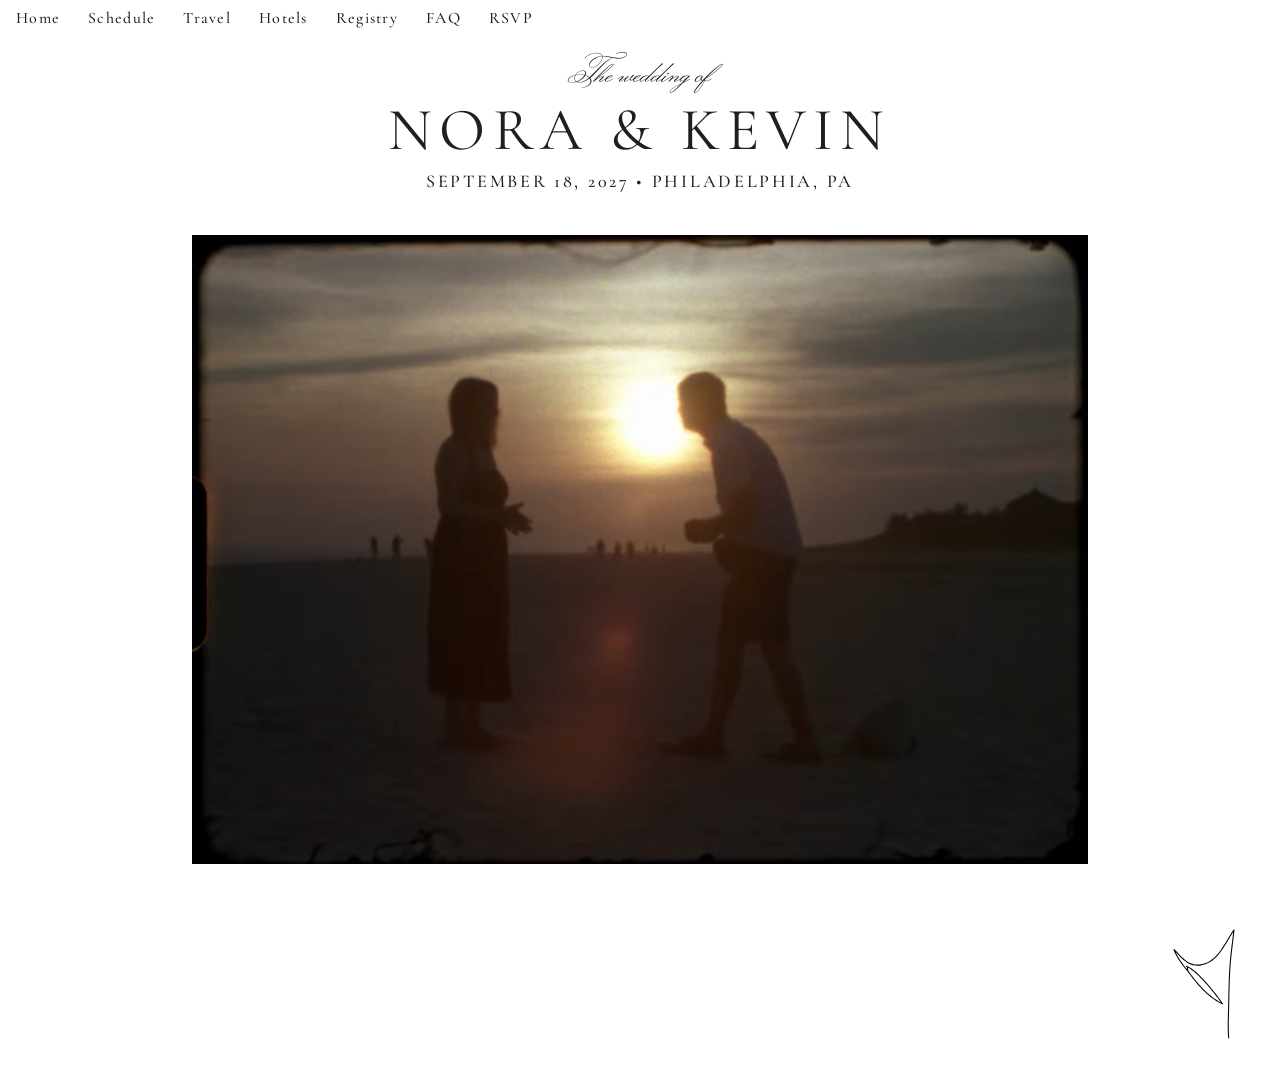
<file: index.html>
<!doctype html>
<html lang="en">
<head>
  <meta charset="utf-8">
  <meta name="viewport" content="width=device-width, initial-scale=1">
  <meta name="robots" content="noindex, nofollow">
  <title>Nora &amp; Kevin</title>
  <link rel="preload" href="/fonts/cormorant-garamond.woff2" as="font" type="font/woff2" crossorigin>
  <link rel="stylesheet" href="/style.css">
  <script>document.documentElement.className += ' js';</script>
</head>
<body class="home">
  <div class="page">
    <header class="topbar">
      <button type="button" class="menu-button" aria-controls="site-nav" aria-expanded="false" aria-label="Open menu">&#9776;</button>
      <a class="monogram" href="/">N&amp;K</a>
    </header>

    <div class="hero">
      <!-- Decorative, silent, no controls; site.js starts it. -->
      <video class="hero-video" poster="/video/hero-poster.jpg"
        muted loop playsinline preload="none" disablepictureinpicture disableremoteplayback
        aria-hidden="true" tabindex="-1">
        <source src="/video/hero.mp4" type="video/mp4">
        <source src="/video/hero.webm" type="video/webm">
      </video>
    </div>

    <header class="masthead">
      <p class="script">The wedding of</p>
      <h1 class="names">Nora &amp; Kevin</h1>
      <p class="when-where"><span>September 18, 2027</span> <span class="sep">&bull;</span> <span>Philadelphia, PA</span></p>
    </header>

    <nav id="site-nav" class="site-nav" aria-label="Main">
      <ul>
        <li><a href="/" aria-current="page">Home</a></li>
        <li><a href="/schedule/">Schedule</a></li>
        <li><a href="/travel/">Travel</a></li>
        <li><a href="/hotels/">Hotels</a></li>
        <li><a href="/registry/">Registry</a></li>
        <li><a href="/faq/">FAQ</a></li>
        <li><a href="/rsvp/">RSVP</a></li>
      </ul>
    </nav>
  </div>

  <footer class="site-footer"></footer>
  <script src="/site.js"></script>
</body>
</html>
</file>
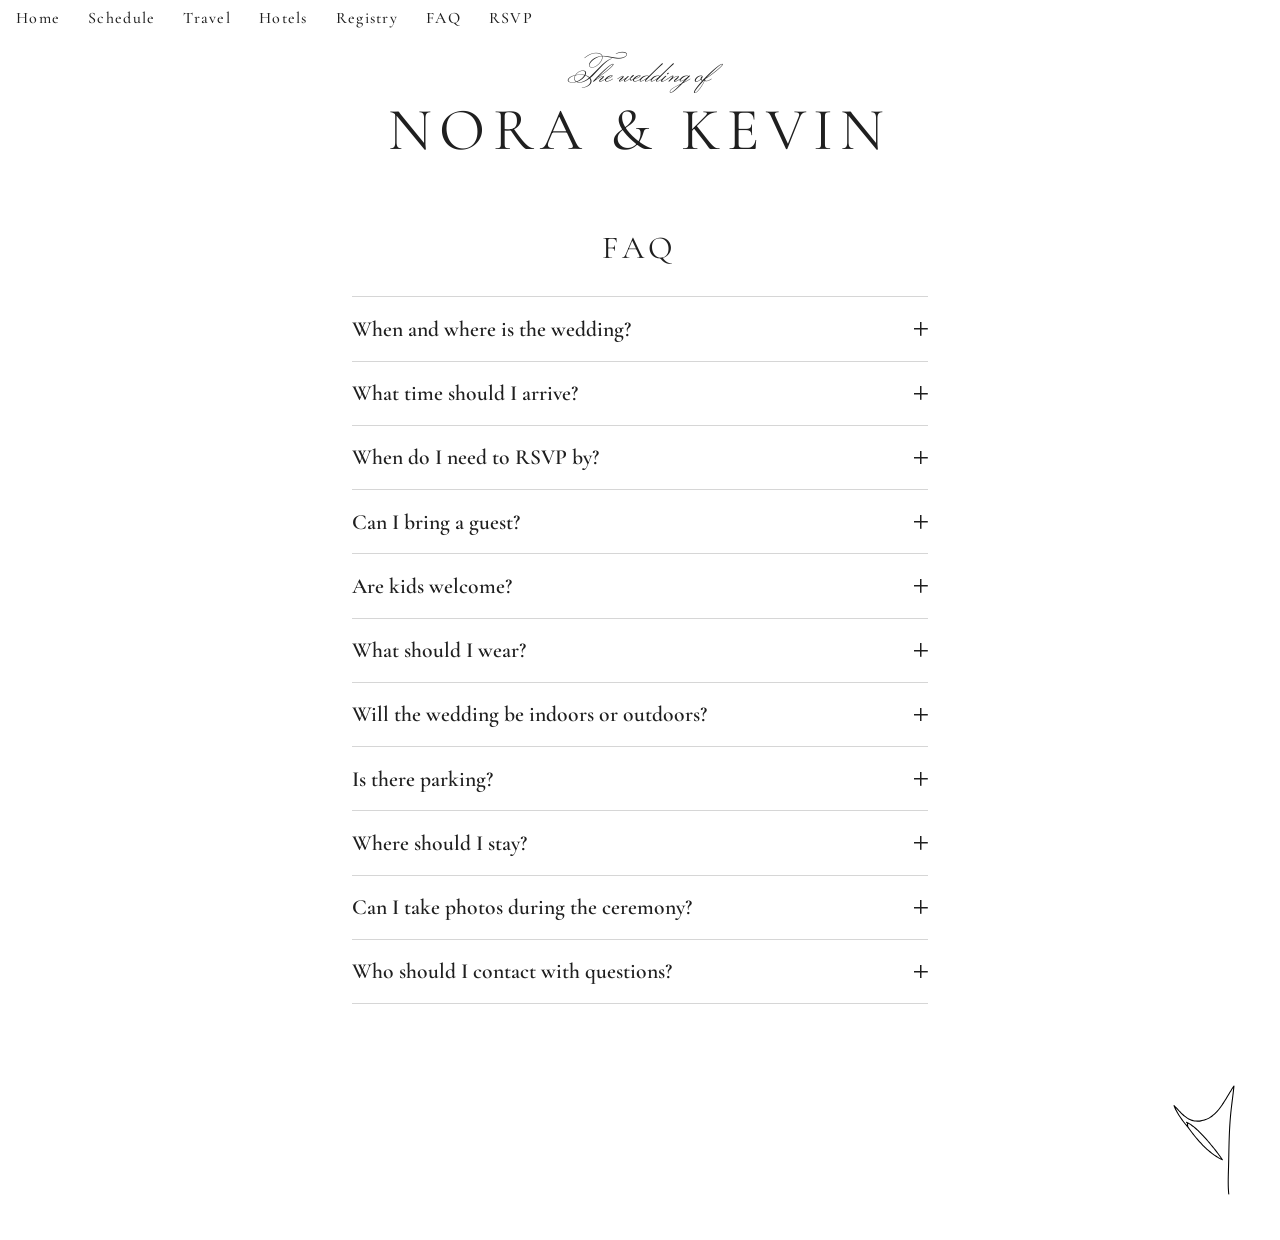
<file: faq/index.html>
<!doctype html>
<html lang="en">
<head>
  <meta charset="utf-8">
  <meta name="viewport" content="width=device-width, initial-scale=1">
  <meta name="robots" content="noindex, nofollow">
  <title>FAQ &middot; Nora &amp; Kevin</title>
  <link rel="preload" href="/fonts/cormorant-garamond.woff2" as="font" type="font/woff2" crossorigin>
  <link rel="stylesheet" href="/style.css">
  <script>document.documentElement.className += ' js';</script>
</head>
<body class="subpage">
  <div class="page">
    <header class="topbar">
      <button type="button" class="menu-button" aria-controls="site-nav" aria-expanded="false" aria-label="Open menu">&#9776;</button>
      <a class="monogram" href="/">N&amp;K</a>
    </header>

    <header class="masthead">
      <p class="script">The wedding of</p>
      <p class="names"><a href="/">Nora &amp; Kevin</a></p>
    </header>

    <nav id="site-nav" class="site-nav" aria-label="Main">
      <ul>
        <li><a href="/">Home</a></li>
        <li><a href="/schedule/">Schedule</a></li>
        <li><a href="/travel/">Travel</a></li>
        <li><a href="/hotels/">Hotels</a></li>
        <li><a href="/registry/">Registry</a></li>
        <li><a href="/faq/" aria-current="page">FAQ</a></li>
        <li><a href="/rsvp/">RSVP</a></li>
      </ul>
    </nav>

    <main class="content">
      <h1 class="page-title">FAQ</h1>

      <!-- Each question opens to show its answer (<details>, no JavaScript needed).
           Highlighted [brackets] (class="tbd") are placeholders still to be decided. -->
      <div class="qa">
        <details class="qa-item">
          <summary>When and where is the wedding?</summary>
          <p>Saturday, September 18, 2027, in Philadelphia, PA. The ceremony, cocktail hour and reception will be at <a href="https://weddings.cescaphe.com/pages/down-town-club">The Down Town Club</a>.</p>
        </details>

        <details class="qa-item">
          <summary>What time should I arrive?</summary>
          <p>The ceremony starts at 4:30pm. Please plan to arrive 15–20 minutes early to find your seat. The full timeline is on the <a href="/schedule/">Schedule</a> page.</p>
        </details>

        <details class="qa-item">
          <summary>When do I need to RSVP by?</summary>
          <p>Please RSVP by August 18 on the <a href="/rsvp/">RSVP</a> page. Search for your name and you can answer for everyone in your household at once.</p>
        </details>

        <details class="qa-item">
          <summary>Can I bring a guest?</summary>
          <p>We’re not able to accommodate guests that haven’t been formally invited. If you feel someone has been left off your invite, please feel free to reach out to us.</p>
        </details>

        <details class="qa-item">
          <summary>Are kids welcome?</summary>
          <p>Outside of the family members involved in the ceremony, this will be an adults-only event.</p>
        </details>

        <details class="qa-item">
          <summary>What should I wear?</summary>
          <p>Formal attire: Dark-colored suits for men (tie optional) and a floor-length gown, a fancy cocktail dress or a dressy pantsuit for women.</p>
        </details>

        <details class="qa-item">
          <summary>Will the wedding be indoors or outdoors?</summary>
          <p>The entire event will be indoors. The walk from our recommended hotels to the venue and the walk from the venue to the after-party are both under a half-mile.</p>
        </details>

        <details class="qa-item">
          <summary>Is there parking?</summary>
          <p>There is a garage around the corner from the venue at <a href="https://maps.app.goo.gl/tTZ5wh3J33tvAFkC9">615 Chestnut St</a>, as well as others throughout the city. See the <a href="/travel/">Travel</a> page for parking options specific to where you’re staying.</p>
        </details>

        <details class="qa-item">
          <summary>Where should I stay?</summary>
          <p>See the <a href="/hotels/">Hotels</a> page for two hotels a short walk from the ceremony and reception, with room rates and booking links.</p>
        </details>

        <details class="qa-item">
          <summary>Can I take photos during the ceremony?</summary>
          <p>We’ll have two professional photographers at the Ceremony, so we’ll kindly ask everyone to put their phones away and refrain from taking their own.</p>
        </details>

        <details class="qa-item">
          <summary>Who should I contact with questions?</summary>
          <p>Prior to the event weekend, you can text Nora at <a href="sms:+16317426881">631-742-6881</a> or Kevin at <a href="sms:+16109520884">610-952-0884</a>.</p>
        </details>
      </div>
    </main>
  </div>

  <footer class="site-footer"></footer>
  <script src="/site.js"></script>
</body>
</html>
</file>
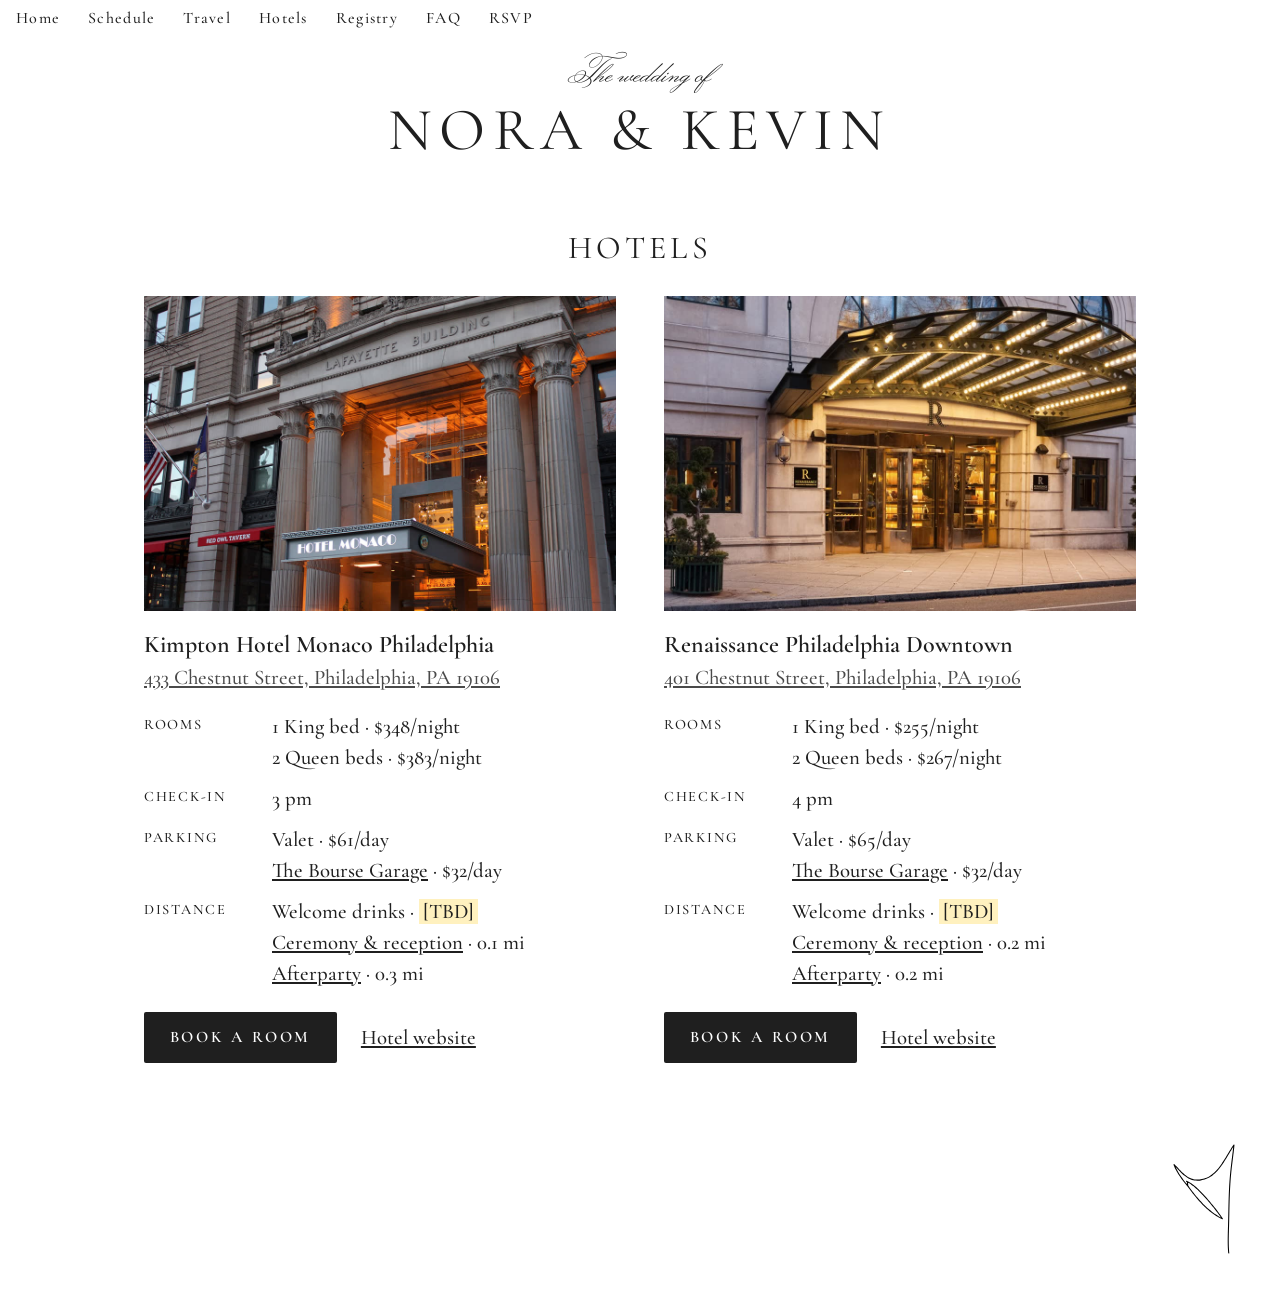
<file: hotels/index.html>
<!doctype html>
<html lang="en">
<head>
  <meta charset="utf-8">
  <meta name="viewport" content="width=device-width, initial-scale=1">
  <meta name="robots" content="noindex, nofollow">
  <title>Hotels &middot; Nora &amp; Kevin</title>
  <link rel="preload" href="/fonts/cormorant-garamond.woff2" as="font" type="font/woff2" crossorigin>
  <link rel="stylesheet" href="/style.css">
  <script>document.documentElement.className += ' js';</script>
</head>
<body class="subpage">
  <div class="page">
    <header class="topbar">
      <button type="button" class="menu-button" aria-controls="site-nav" aria-expanded="false" aria-label="Open menu">&#9776;</button>
      <a class="monogram" href="/">N&amp;K</a>
    </header>

    <header class="masthead">
      <p class="script">The wedding of</p>
      <p class="names"><a href="/">Nora &amp; Kevin</a></p>
    </header>

    <nav id="site-nav" class="site-nav" aria-label="Main">
      <ul>
        <li><a href="/">Home</a></li>
        <li><a href="/schedule/">Schedule</a></li>
        <li><a href="/travel/">Travel</a></li>
        <li><a href="/hotels/" aria-current="page">Hotels</a></li>
        <li><a href="/registry/">Registry</a></li>
        <li><a href="/faq/">FAQ</a></li>
        <li><a href="/rsvp/">RSVP</a></li>
      </ul>
    </nav>

    <main class="content wide">
      <h1 class="page-title">Hotels</h1>

      <div class="hotels">
        <section class="hotel">
          <img class="hotel-photo" src="/images/hotels/kimpton-monaco.jpg" width="1200" height="678"
            alt="The Hotel Monaco entrance on Chestnut Street, in the columned Lafayette Building">
          <h2>Kimpton Hotel Monaco Philadelphia</h2>
          <p class="hotel-address"><a href="https://www.google.com/maps/search/?api=1&amp;query=Kimpton+Hotel+Monaco+Philadelphia%2C+433+Chestnut+St%2C+Philadelphia%2C+PA+19106">433 Chestnut Street, Philadelphia, PA 19106</a></p>
          <dl class="facts">
            <div>
              <dt>Rooms</dt>
              <dd>1 King bed&nbsp;&middot; $348/night</dd>
              <dd>2 Queen beds&nbsp;&middot; $383/night</dd>
            </div>
            <div>
              <dt>Check-in</dt>
              <dd>3 pm</dd>
            </div>
            <div>
              <dt>Parking</dt>
              <dd>Valet&nbsp;&middot; $61/day</dd>
              <dd><a href="https://www.google.com/maps/search/?api=1&amp;query=The+Bourse+Garage%2C+44+S+4th+St%2C+Philadelphia%2C+PA+19106">The Bourse Garage</a>&nbsp;&middot; $32/day</dd>
            </div>
            <div>
              <dt>Distance</dt>
              <dd>Welcome drinks&nbsp;&middot; <span class="tbd">[TBD]</span></dd>
              <dd><a href="https://www.google.com/maps/search/?api=1&amp;query=The+Down+Town+Club%2C+600+Chestnut+St%2C+Philadelphia%2C+PA+19106">Ceremony &amp; reception</a>&nbsp;&middot; 0.1&nbsp;mi</dd>
              <dd><a href="https://www.google.com/maps/search/?api=1&amp;query=Glory+Beer+Bar+%26+Kitchen%2C+126+Chestnut+St%2C+Philadelphia%2C+PA+19106">Afterparty</a>&nbsp;&middot; 0.3&nbsp;mi</dd>
            </div>
          </dl>
          <p class="hotel-links">
            <a class="button" href="https://www.ihg.com/kimptonhotels/hotels/us/en/find-hotels/select-roomrate?fromRedirect=true&amp;qSrt=sBR&amp;qIta=99801505&amp;icdv=99801505&amp;qSlH=PHLPM&amp;qCiD=17&amp;qCiMy=082027&amp;qCoD=19&amp;qCoMy=082027&amp;qGrpCd=MK3&amp;qAAR=6CBARC&amp;qRtP=6CBARC&amp;setPMCookies=true&amp;qSHBrC=KI&amp;qDest=433%20Chestnut%20Street,%20Philadelphia,%20PA,%20US&amp;showApp=true&amp;adjustMonth=false&amp;srb_u=1">Book a room</a>
            <a href="https://www.monaco-philadelphia.com/">Hotel website</a>
          </p>
        </section>

        <section class="hotel">
          <img class="hotel-photo" src="/images/hotels/renaissance-downtown.jpg" width="1200" height="676"
            alt="The Renaissance entrance, with its lit glass canopy and revolving door">
          <h2>Renaissance Philadelphia Downtown</h2>
          <p class="hotel-address"><a href="https://www.google.com/maps/search/?api=1&amp;query=Renaissance+Philadelphia+Downtown+Hotel%2C+401+Chestnut+St%2C+Philadelphia%2C+PA+19106">401 Chestnut Street, Philadelphia, PA 19106</a></p>
          <dl class="facts">
            <div>
              <dt>Rooms</dt>
              <dd>1 King bed&nbsp;&middot; $255/night</dd>
              <dd>2 Queen beds&nbsp;&middot; $267/night</dd>
            </div>
            <div>
              <dt>Check-in</dt>
              <dd>4 pm</dd>
            </div>
            <div>
              <dt>Parking</dt>
              <dd>Valet&nbsp;&middot; $65/day</dd>
              <dd><a href="https://www.google.com/maps/search/?api=1&amp;query=The+Bourse+Garage%2C+44+S+4th+St%2C+Philadelphia%2C+PA+19106">The Bourse Garage</a>&nbsp;&middot; $32/day</dd>
            </div>
            <div>
              <dt>Distance</dt>
              <dd>Welcome drinks&nbsp;&middot; <span class="tbd">[TBD]</span></dd>
              <dd><a href="https://www.google.com/maps/search/?api=1&amp;query=The+Down+Town+Club%2C+600+Chestnut+St%2C+Philadelphia%2C+PA+19106">Ceremony &amp; reception</a>&nbsp;&middot; 0.2&nbsp;mi</dd>
              <dd><a href="https://www.google.com/maps/search/?api=1&amp;query=Glory+Beer+Bar+%26+Kitchen%2C+126+Chestnut+St%2C+Philadelphia%2C+PA+19106">Afterparty</a>&nbsp;&middot; 0.2&nbsp;mi</dd>
            </div>
          </dl>
          <p class="hotel-links">
            <a class="button" href="https://www.marriott.com/event-reservations/reservation-link.mi?id=1793287414871&amp;key=GRP&amp;app=resvlink">Book a room</a>
            <a href="https://www.marriott.com/en-us/hotels/phlpr-renaissance-philadelphia-downtown-hotel/overview/">Hotel website</a>
          </p>
        </section>
      </div>
    </main>
  </div>

  <footer class="site-footer"></footer>
  <script src="/site.js"></script>
</body>
</html>
</file>
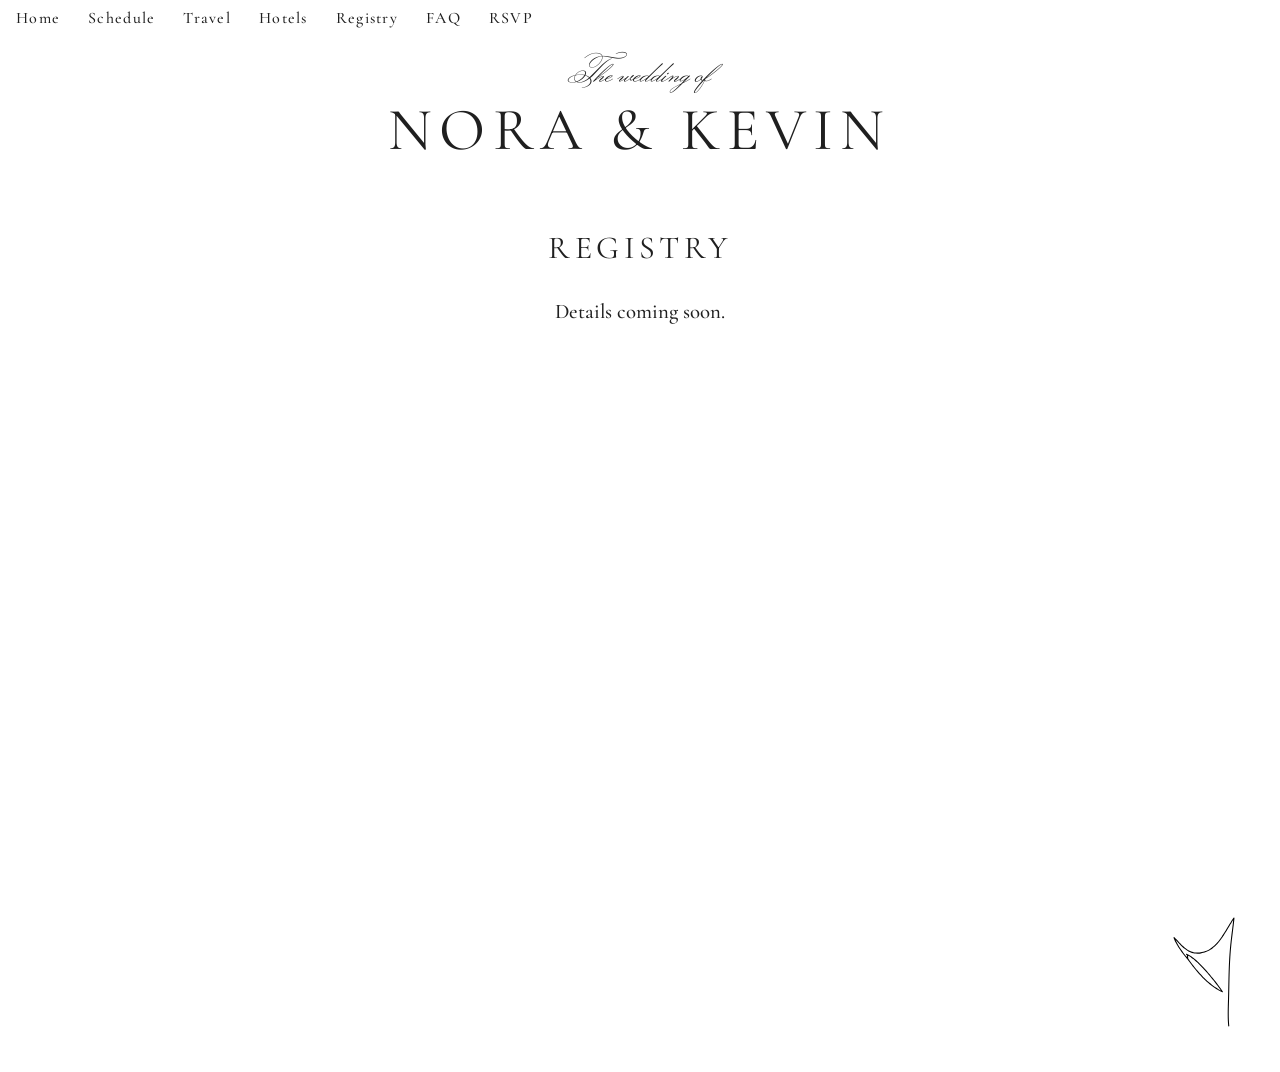
<file: registry/index.html>
<!doctype html>
<html lang="en">
<head>
  <meta charset="utf-8">
  <meta name="viewport" content="width=device-width, initial-scale=1">
  <meta name="robots" content="noindex, nofollow">
  <title>Registry &middot; Nora &amp; Kevin</title>
  <link rel="preload" href="/fonts/cormorant-garamond.woff2" as="font" type="font/woff2" crossorigin>
  <link rel="stylesheet" href="/style.css">
  <script>document.documentElement.className += ' js';</script>
</head>
<body class="subpage">
  <div class="page">
    <header class="topbar">
      <button type="button" class="menu-button" aria-controls="site-nav" aria-expanded="false" aria-label="Open menu">&#9776;</button>
      <a class="monogram" href="/">N&amp;K</a>
    </header>

    <header class="masthead">
      <p class="script">The wedding of</p>
      <p class="names"><a href="/">Nora &amp; Kevin</a></p>
    </header>

    <nav id="site-nav" class="site-nav" aria-label="Main">
      <ul>
        <li><a href="/">Home</a></li>
        <li><a href="/schedule/">Schedule</a></li>
        <li><a href="/travel/">Travel</a></li>
        <li><a href="/hotels/">Hotels</a></li>
        <li><a href="/registry/" aria-current="page">Registry</a></li>
        <li><a href="/faq/">FAQ</a></li>
        <li><a href="/rsvp/">RSVP</a></li>
      </ul>
    </nav>

    <main class="content">
      <h1 class="page-title">Registry</h1>
      <p class="center">Details coming soon.</p>
    </main>
  </div>

  <footer class="site-footer"></footer>
  <script src="/site.js"></script>
</body>
</html>
</file>
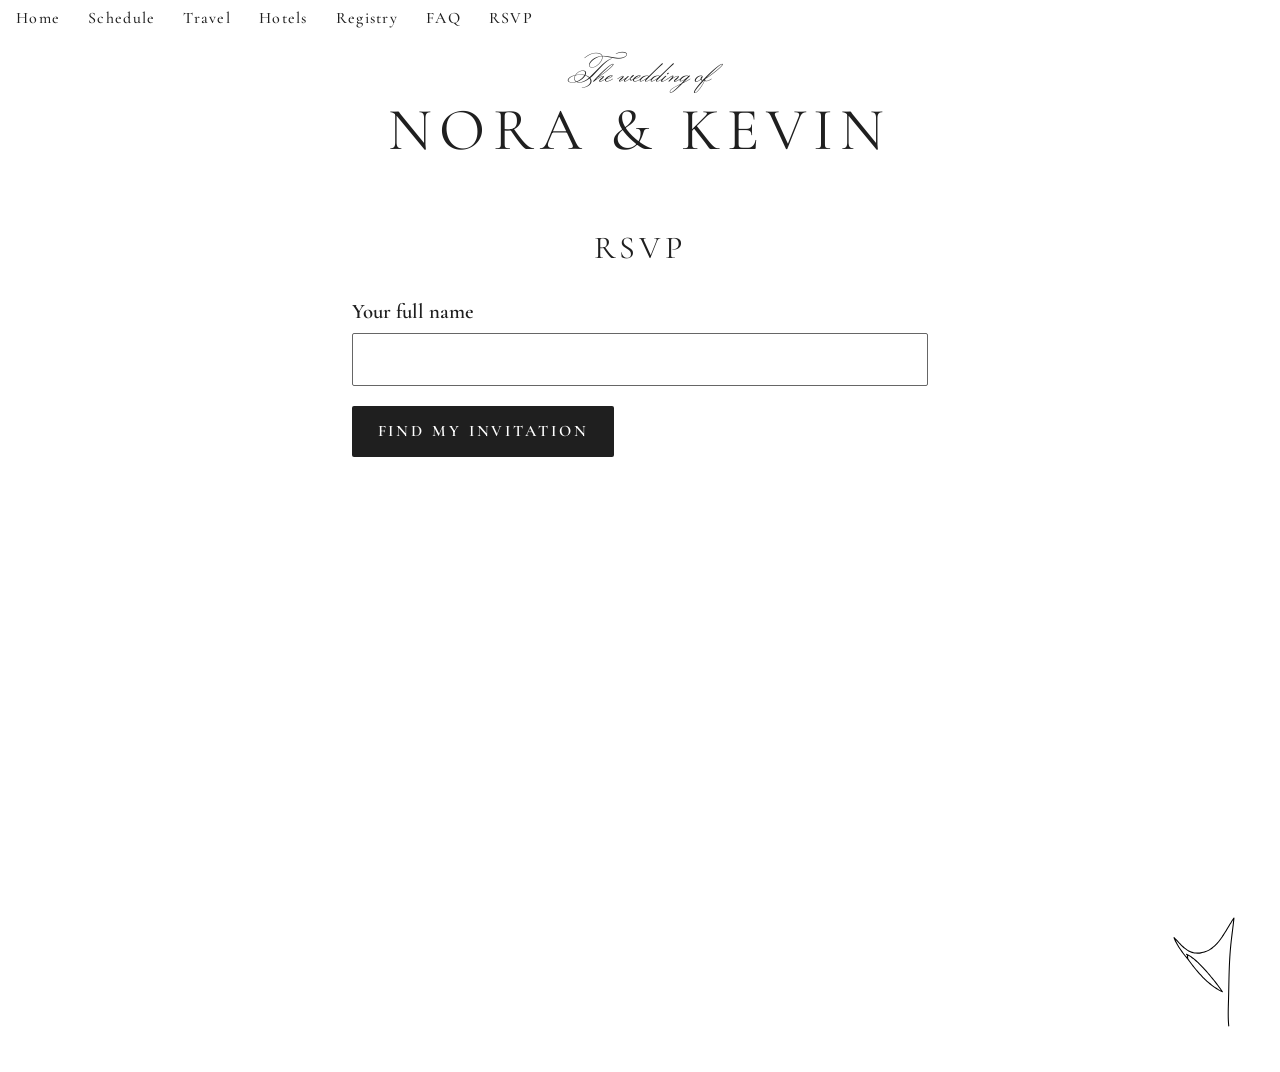
<file: rsvp/index.html>
<!doctype html>
<html lang="en">
<head>
  <meta charset="utf-8">
  <meta name="viewport" content="width=device-width, initial-scale=1">
  <meta name="robots" content="noindex, nofollow">
  <title>RSVP &middot; Nora &amp; Kevin</title>
  <link rel="preload" href="/fonts/cormorant-garamond.woff2" as="font" type="font/woff2" crossorigin>
  <link rel="stylesheet" href="/style.css">
  <script>document.documentElement.className += ' js';</script>
  <style>
    .rsvp label { display: block; font-weight: 600; margin-bottom: 0.35rem; }
    .rsvp input[type="text"], .rsvp textarea {
      width: 100%;
      font: inherit;
      padding: 0.6rem 0.8rem;
      border: 1px solid #666;
      border-radius: 2px;
      background: #fff;
      color: inherit;
    }
    .rsvp textarea { min-height: 7rem; resize: vertical; }
    .rsvp input:focus, .rsvp textarea:focus { outline: 3px solid var(--ink); outline-offset: 2px; }
    .rsvp button[disabled] { opacity: 0.6; cursor: wait; }
    .rsvp button.link {
      background: none; color: inherit; border: 0; font: inherit; text-decoration: underline;
      padding: 0.5rem 0; min-height: 2.75rem; cursor: pointer;
    }
    .rsvp .field { margin-bottom: 1.25rem; }
    /* Household: one row per guest, hairlines between, choices on the right. */
    .rsvp #people { margin-bottom: 1.75rem; border-top: 1px solid var(--line); }
    .rsvp .person {
      display: flex; flex-wrap: wrap; align-items: center; justify-content: space-between;
      gap: 0.5rem 1rem;
      padding: 0.7rem 0;
      border-bottom: 1px solid var(--line);
    }
    .rsvp .person-name { font-size: 1.3rem; letter-spacing: 0.03em; }
    .rsvp .choices { display: flex; gap: 0.5rem; margin-left: auto; }
    /* Toggle buttons: tap to choose, tap the chosen one again to clear it. */
    .rsvp .choice {
      display: inline-flex; align-items: center; justify-content: center;
      min-width: 6.25rem; min-height: 2.75rem; padding: 0.35rem 0.9rem; margin: 0;
      border: 1px solid #8a8a8a; border-radius: 0;
      background: #fff; color: var(--ink);
      font: inherit; font-weight: 500; font-size: 0.95rem; letter-spacing: 0.12em; text-transform: uppercase;
      cursor: pointer;
    }
    .rsvp .choice:hover { border-color: var(--ink); }
    .rsvp .choice[aria-pressed="true"] { background: var(--ink); border-color: var(--ink); color: #fff; }
    @media (max-width: 760px) {
      .rsvp .person { gap: 0.4rem 0.75rem; }
      .rsvp .person-name { font-size: 1.15rem; letter-spacing: 0.02em; }
      .rsvp .choices { gap: 0.375rem; }
      .rsvp .choice { min-width: 0; padding: 0.3rem 0.6rem; font-size: 0.8rem; letter-spacing: 0.08em; }
    }
    .rsvp .message { padding: 0.9rem 1rem; margin: 0 0 1.25rem; }
    .rsvp .message.error { background: #fdecea; color: #7a1a12; border: 1px solid #e0a39c; }
    .rsvp .message.success { background: #e9f5ec; color: #1c4d2a; border: 1px solid #9ccaa8; }
    .rsvp .demo { background: #fff6d6; border: 1px solid #e3c766; padding: 0.75rem 1rem; margin-bottom: 1.5rem; font-size: 1.1rem; }
    .rsvp #household-intro:empty { display: none; }
    .visually-hidden { position: absolute; left: -10000px; width: 1px; height: 1px; overflow: hidden; }
    [hidden] { display: none !important; }
  </style>
</head>
<body class="subpage">
  <div class="page">
    <header class="topbar">
      <button type="button" class="menu-button" aria-controls="site-nav" aria-expanded="false" aria-label="Open menu">&#9776;</button>
      <a class="monogram" href="/">N&amp;K</a>
    </header>

    <header class="masthead">
      <p class="script">The wedding of</p>
      <p class="names"><a href="/">Nora &amp; Kevin</a></p>
    </header>

    <nav id="site-nav" class="site-nav" aria-label="Main">
      <ul>
        <li><a href="/">Home</a></li>
        <li><a href="/schedule/">Schedule</a></li>
        <li><a href="/travel/">Travel</a></li>
        <li><a href="/hotels/">Hotels</a></li>
        <li><a href="/registry/">Registry</a></li>
        <li><a href="/faq/">FAQ</a></li>
        <li><a href="/rsvp/" aria-current="page">RSVP</a></li>
      </ul>
    </nav>

    <main class="content rsvp">
      <h1 class="page-title">RSVP</h1>

      <p class="demo" id="demo-banner" hidden>
        <strong>Demo mode:</strong> nothing is saved. Try the names <em>Alex Sample</em> or <em>Pat Example</em>.
      </p>

      <noscript>
        <p class="message error">This form needs JavaScript. You can text or call us to RSVP instead.</p>
      </noscript>

      <div id="message" role="alert" hidden></div>

      <form id="lookup-form" hidden>
        <div class="field">
          <label for="name">Your full name</label>
          <input type="text" id="name" name="name" autocomplete="name" required>
        </div>
        <div class="visually-hidden" aria-hidden="true">
          <label for="website">Leave this empty</label>
          <input type="text" id="website" name="website" tabindex="-1" autocomplete="off">
        </div>
        <button type="submit" class="button">Find my invitation</button>
      </form>

      <form id="household-form" hidden novalidate>
        <p id="household-intro"></p>
        <div id="people"></div>
        <div class="field">
          <label for="note">Leave a message for Nora &amp; Kevin (optional)</label>
          <textarea id="note" name="note" maxlength="1000"></textarea>
        </div>
        <button type="submit" class="button">Send RSVP</button>
        <p><button type="button" class="link" id="start-over">Not you? Search again</button></p>
      </form>

      <div id="done" hidden>
        <p><button type="button" class="button" id="edit-again">Change our RSVP</button></p>
      </div>
    </main>
  </div>

  <footer class="site-footer"></footer>
  <script src="/site.js"></script>
  <script src="rsvp.js"></script>
</body>
</html>
</file>
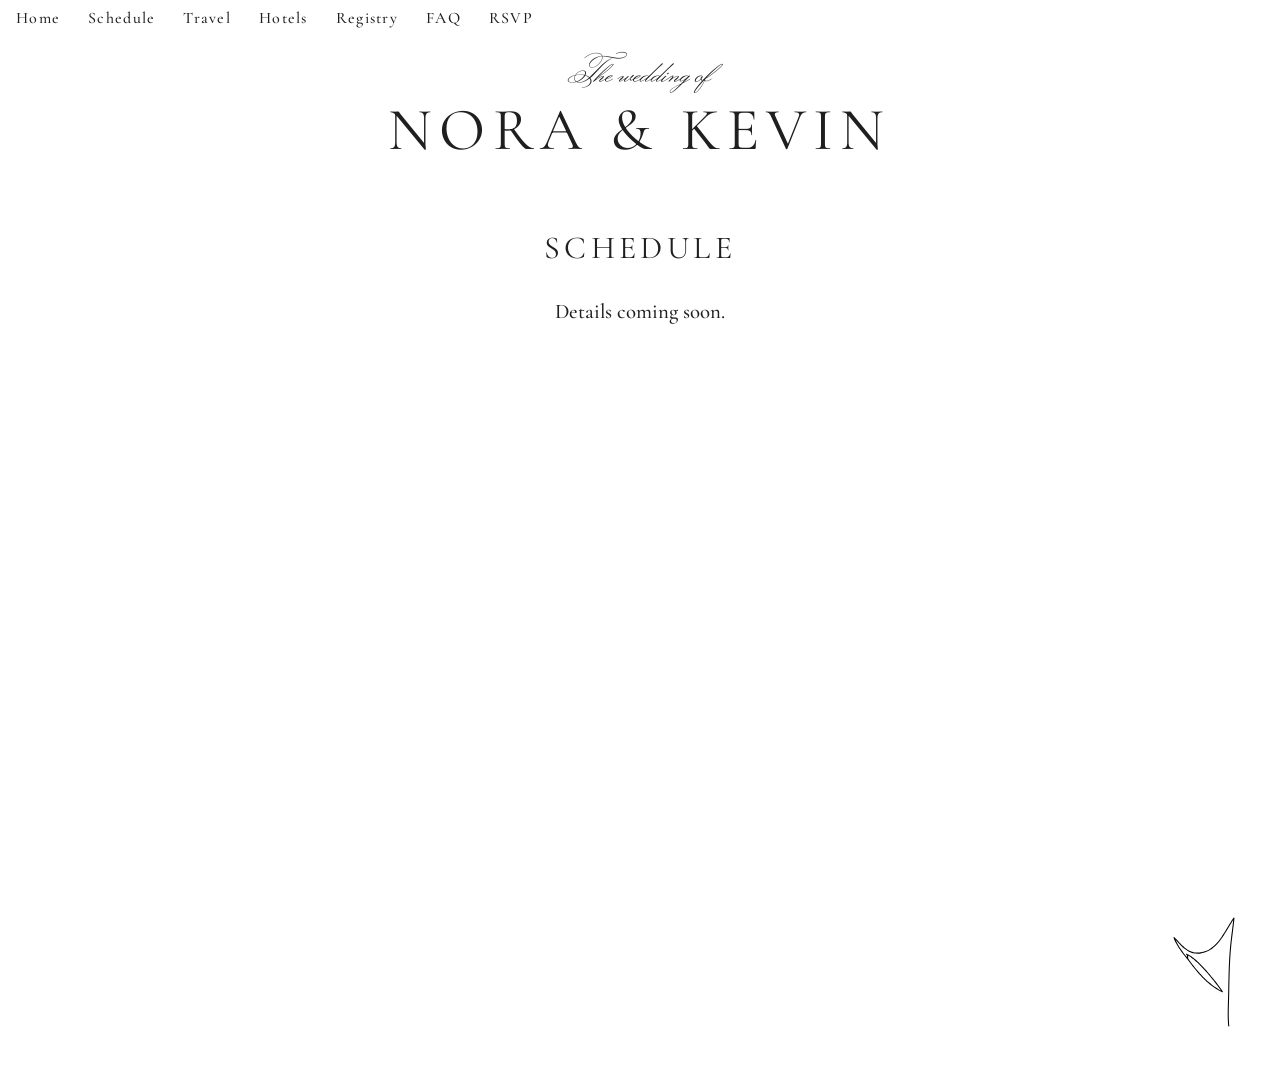
<file: schedule/index.html>
<!doctype html>
<html lang="en">
<head>
  <meta charset="utf-8">
  <meta name="viewport" content="width=device-width, initial-scale=1">
  <meta name="robots" content="noindex, nofollow">
  <title>Schedule &middot; Nora &amp; Kevin</title>
  <link rel="preload" href="/fonts/cormorant-garamond.woff2" as="font" type="font/woff2" crossorigin>
  <link rel="stylesheet" href="/style.css">
  <script>document.documentElement.className += ' js';</script>
</head>
<body class="subpage">
  <div class="page">
    <header class="topbar">
      <button type="button" class="menu-button" aria-controls="site-nav" aria-expanded="false" aria-label="Open menu">&#9776;</button>
      <a class="monogram" href="/">N&amp;K</a>
    </header>

    <header class="masthead">
      <p class="script">The wedding of</p>
      <p class="names"><a href="/">Nora &amp; Kevin</a></p>
    </header>

    <nav id="site-nav" class="site-nav" aria-label="Main">
      <ul>
        <li><a href="/">Home</a></li>
        <li><a href="/schedule/" aria-current="page">Schedule</a></li>
        <li><a href="/travel/">Travel</a></li>
        <li><a href="/hotels/">Hotels</a></li>
        <li><a href="/registry/">Registry</a></li>
        <li><a href="/faq/">FAQ</a></li>
        <li><a href="/rsvp/">RSVP</a></li>
      </ul>
    </nav>

    <main class="content">
      <h1 class="page-title">Schedule</h1>
      <p class="center">Details coming soon.</p>
    </main>
  </div>

  <footer class="site-footer"></footer>
  <script src="/site.js"></script>
</body>
</html>
</file>
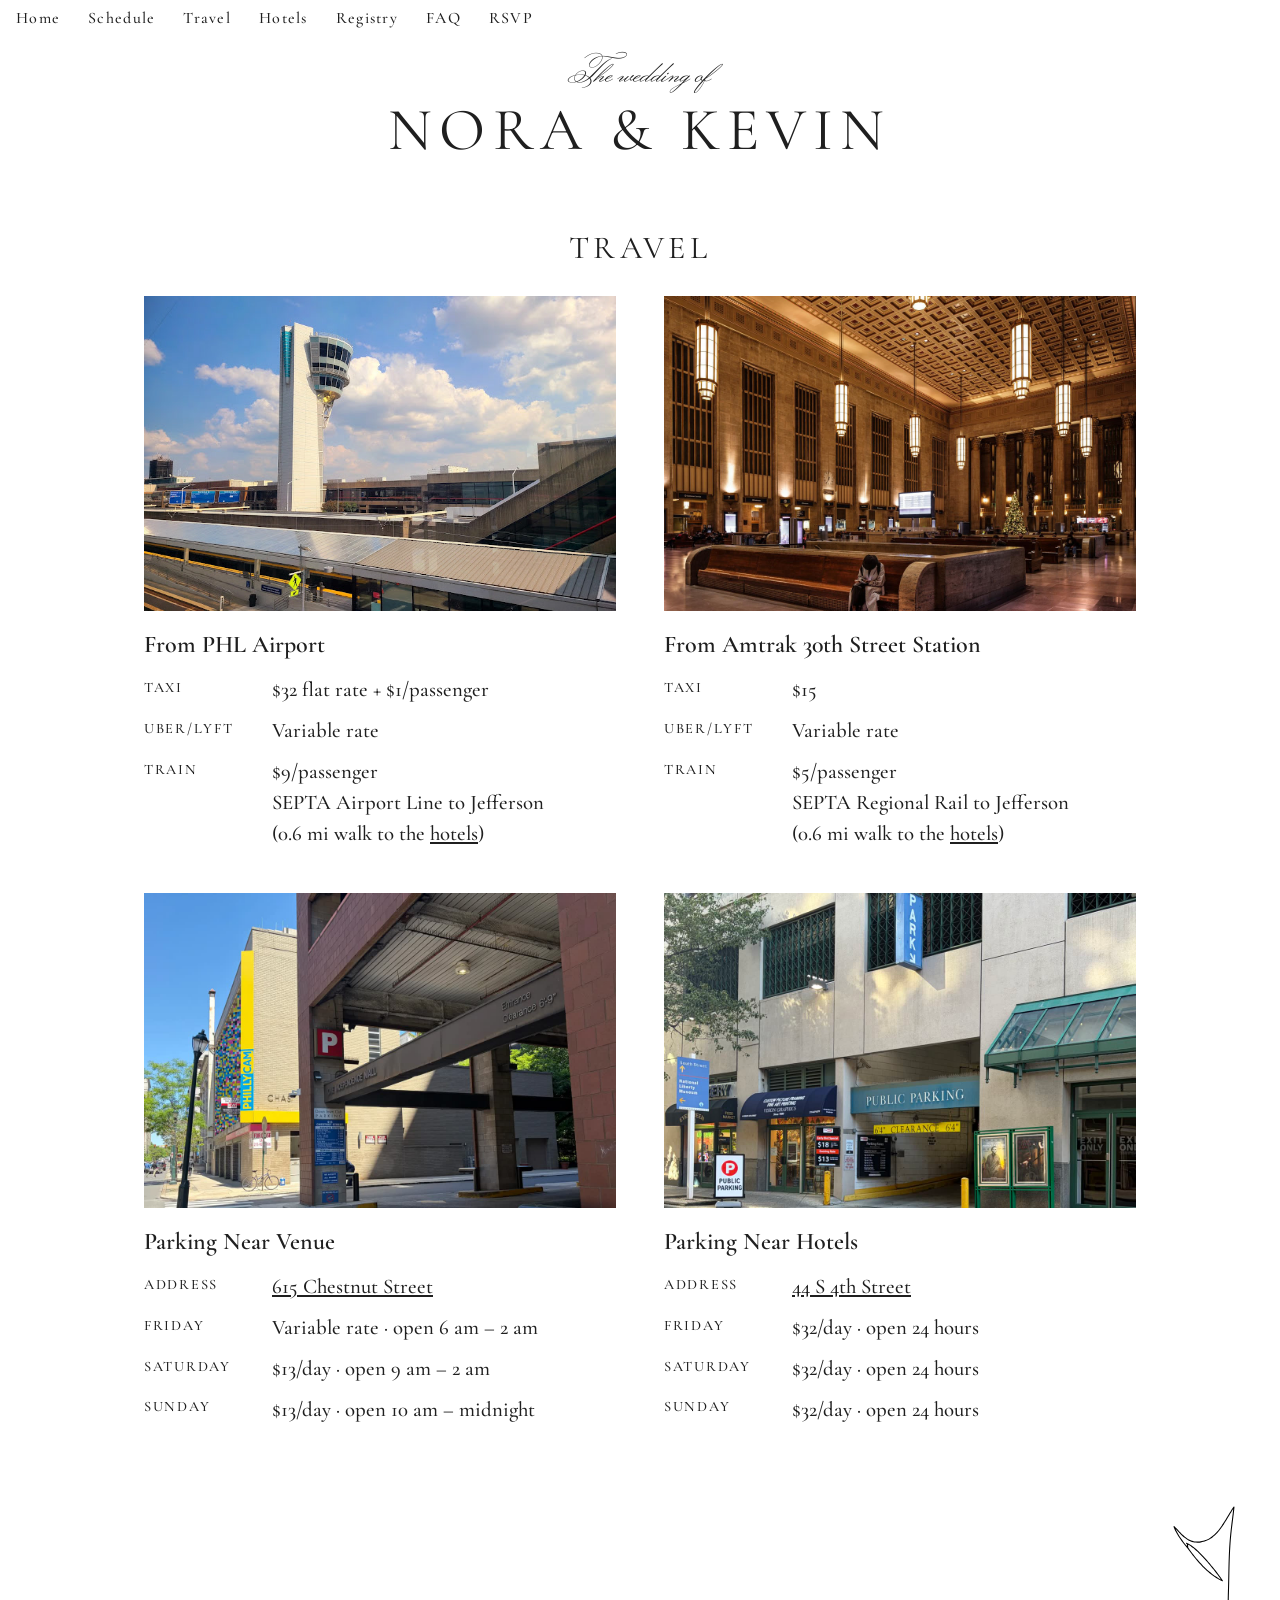
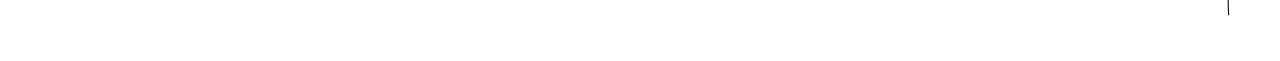
<file: travel/index.html>
<!doctype html>
<html lang="en">
<head>
  <meta charset="utf-8">
  <meta name="viewport" content="width=device-width, initial-scale=1">
  <meta name="robots" content="noindex, nofollow">
  <title>Travel &middot; Nora &amp; Kevin</title>
  <link rel="preload" href="/fonts/cormorant-garamond.woff2" as="font" type="font/woff2" crossorigin>
  <link rel="stylesheet" href="/style.css">
  <script>document.documentElement.className += ' js';</script>
</head>
<body class="subpage">
  <div class="page">
    <header class="topbar">
      <button type="button" class="menu-button" aria-controls="site-nav" aria-expanded="false" aria-label="Open menu">&#9776;</button>
      <a class="monogram" href="/">N&amp;K</a>
    </header>

    <header class="masthead">
      <p class="script">The wedding of</p>
      <p class="names"><a href="/">Nora &amp; Kevin</a></p>
    </header>

    <nav id="site-nav" class="site-nav" aria-label="Main">
      <ul>
        <li><a href="/">Home</a></li>
        <li><a href="/schedule/">Schedule</a></li>
        <li><a href="/travel/" aria-current="page">Travel</a></li>
        <li><a href="/hotels/">Hotels</a></li>
        <li><a href="/registry/">Registry</a></li>
        <li><a href="/faq/">FAQ</a></li>
        <li><a href="/rsvp/">RSVP</a></li>
      </ul>
    </nav>

    <main class="content wide">
      <h1 class="page-title">Travel</h1>

      <div class="travel">
        <section>
          <img class="travel-photo" src="/images/travel/phl-airport.jpg" width="680" height="453"
            alt="The PHL control tower above the terminals and the SEPTA Airport Line platform">
          <h2>From PHL Airport</h2>
          <dl class="facts">
            <div>
              <dt>Taxi</dt>
              <dd>$32 flat rate + $1/passenger</dd>
            </div>
            <div>
              <dt>Uber/Lyft</dt>
              <dd>Variable rate</dd>
            </div>
            <div>
              <dt>Train</dt>
              <dd>$9/passenger</dd>
              <dd>SEPTA Airport Line <span class="nowrap">to Jefferson</span> <span class="nowrap">(0.6&nbsp;mi walk to the <a href="/hotels/">hotels</a>)</span></dd>
            </div>
          </dl>
        </section>

        <section>
          <img class="travel-photo" src="/images/travel/30th-street-station.jpg" width="1200" height="800"
            alt="The main hall of 30th Street Station, with tall lantern chandeliers over wooden benches">
          <h2>From Amtrak 30th Street Station</h2>
          <dl class="facts">
            <div>
              <dt>Taxi</dt>
              <dd>$15</dd>
            </div>
            <div>
              <dt>Uber/Lyft</dt>
              <dd>Variable rate</dd>
            </div>
            <div>
              <dt>Train</dt>
              <dd>$5/passenger</dd>
              <dd>SEPTA Regional Rail <span class="nowrap">to Jefferson</span> <span class="nowrap">(0.6&nbsp;mi walk to the <a href="/hotels/">hotels</a>)</span></dd>
            </div>
          </dl>
        </section>

        <section>
          <img class="travel-photo" src="/images/travel/venue-parking-entrance.jpg" width="1200" height="800"
            alt="The Down Town Club parking garage entrance on Chestnut Street, with a red P sign and the rates board on the pillar">
          <h2>Parking Near Venue</h2>
          <dl class="facts">
            <div>
              <dt>Address</dt>
              <dd><a href="https://maps.app.goo.gl/tTZ5wh3J33tvAFkC9">615 Chestnut Street</a></dd>
            </div>
            <div>
              <dt>Friday</dt>
              <dd>Variable rate&nbsp;&middot; open <span class="nowrap">6&nbsp;am – 2&nbsp;am</span></dd>
            </div>
            <div>
              <dt>Saturday</dt>
              <dd>$13/day&nbsp;&middot; open <span class="nowrap">9&nbsp;am – 2&nbsp;am</span></dd>
            </div>
            <div>
              <dt>Sunday</dt>
              <dd>$13/day&nbsp;&middot; open <span class="nowrap">10&nbsp;am – midnight</span></dd>
            </div>
          </dl>
        </section>

        <section>
          <img class="travel-photo" src="/images/travel/hotel-parking-bourse.jpg" width="1200" height="800"
            alt="The Bourse Garage entrance on South 4th Street, with a blue PARK sign above a Public Parking sign">
          <h2>Parking Near Hotels</h2>
          <dl class="facts">
            <div>
              <dt>Address</dt>
              <dd><a href="https://www.google.com/maps/search/?api=1&amp;query=The+Bourse+Garage%2C+44+S+4th+St%2C+Philadelphia%2C+PA+19106">44 S 4th Street</a></dd>
            </div>
            <div>
              <dt>Friday</dt>
              <dd>$32/day&nbsp;&middot; open 24&nbsp;hours</dd>
            </div>
            <div>
              <dt>Saturday</dt>
              <dd>$32/day&nbsp;&middot; open 24&nbsp;hours</dd>
            </div>
            <div>
              <dt>Sunday</dt>
              <dd>$32/day&nbsp;&middot; open 24&nbsp;hours</dd>
            </div>
          </dl>
        </section>
      </div>
    </main>
  </div>

  <footer class="site-footer"></footer>
  <script src="/site.js"></script>
</body>
</html>
</file>
<file: style.css>
/* Shared styles for every page. Fonts are self-hosted (see fonts/), so no
   requests go to Google Fonts. */

@font-face {
  font-family: "Cormorant Garamond";
  src: url("/fonts/cormorant-garamond.woff2") format("woff2");
  font-weight: 300 700;
  font-display: swap;
}

@font-face {
  font-family: "Monsieur La Doulaise";
  src: url("/fonts/monsieur-la-doulaise.woff2") format("woff2");
  font-display: swap;
}

:root {
  --ink: #1f1f1f;
  --muted: #4a4a4a;
  --line: #d6d6d6;
  --paper: #fff;
  --serif: "Cormorant Garamond", Garamond, Georgia, serif;
  --script: "Monsieur La Doulaise", "Snell Roundhand", cursive;
}

*, *::before, *::after { box-sizing: border-box; }

body {
  margin: 0;
  font-family: var(--serif);
  font-weight: 500;
  font-size: 1.3rem;
  line-height: 1.5;
  color: var(--ink);
  background: var(--paper);
}

a { color: inherit; }
img { max-width: 100%; display: block; }

.caps { text-transform: uppercase; letter-spacing: 0.14em; }

/* ---- Page frame ----
   Desktop order: nav (a small utility bar, top left), masthead, photo, content.
   Phone order: top bar, photo, masthead, content (nav opens from the menu button). */

.page { display: flex; flex-direction: column; min-height: 100vh; }

.topbar { display: none; }

.masthead { text-align: center; padding: 3rem 1rem 1rem; }

.script {
  font-family: var(--script);
  font-weight: normal;
  font-size: 1.875rem; /* 30px */
  line-height: 1.3;
  margin: 0;
}

.names a { text-decoration: none; }

.names {
  font-weight: 400;
  font-size: clamp(2rem, 8vw, 3.75rem); /* 60px, shrinking to fit phones */
  line-height: 1.25;
  letter-spacing: 0.12em;
  text-transform: uppercase;
  margin: 0;
}

.when-where {
  font-size: 1.125rem; /* 18px */
  letter-spacing: 0.15em;
  text-transform: uppercase;
  margin: 0;
}

/* ---- Navigation ---- */

.site-nav ul {
  list-style: none;
  margin: 0;
  padding: 0.5rem 1rem 2rem;
  display: flex;
  flex-wrap: wrap;
  justify-content: center;
  gap: 0.25rem 1.5rem;
}

.site-nav a {
  display: inline-block;
  padding: 0.5rem 0.4rem;
  font-size: 1.15rem;
  letter-spacing: 0.08em;
  text-decoration: none;
}

a:focus-visible, button:focus-visible { outline: 3px solid var(--ink); outline-offset: 3px; }

/* ---- Photo ---- */

.hero { margin: 0 auto; width: 100%; max-width: 58rem; padding: 0 1rem; }
.hero img, .hero video, .hero-placeholder { width: 100%; aspect-ratio: 16 / 10; object-fit: cover; }

/* The home page video is decoration only: no controls, no hover icons, and
   clicks/taps pass straight through it. The box matches the footage's own
   shape (1280×898) and nothing is cropped, so the film frame's dark border and
   rounded corners always show, at every width. Update the ratio if the video
   is re-cut at another size. */
.hero video { aspect-ratio: 1280 / 898; object-fit: contain; background: #000; pointer-events: none; user-select: none; }
/* Never taller than the screen below the sticky header (nav bar on desktop,
   top bar on phones), so the whole frame fits on short laptop screens too:
   the width shrinks to keep the shape. site.js measures the header into
   --header-h; the fallback roughly matches it if scripts don't run. */
.hero video {
  display: block;
  margin-inline: auto;
  --fit-h: calc(100vh - var(--header-h, 3.5rem) - 1rem);
  width: min(100%, calc(var(--fit-h) * 1280 / 898));
}
@supports (height: 100svh) {
  .hero video { --fit-h: calc(100svh - var(--header-h, 3.5rem) - 1rem); }
}
.hero video::-webkit-media-controls,
.hero video::-webkit-media-controls-start-playback-button,
.hero video::-webkit-media-controls-overlay-play-button { display: none !important; -webkit-appearance: none; }
.hero-placeholder {
  display: grid;
  place-items: center;
  background: #eee;
  color: var(--muted);
  letter-spacing: 0.1em;
  text-transform: uppercase;
  font-size: 1rem;
}

/* ---- Content ---- */

main { flex: 1; }

/* width: 100% because .page is a flex column, where auto margins would
   otherwise shrink the box to fit its content. */
.content { width: 100%; max-width: 38rem; margin: 0 auto; padding: 1rem 1rem 4rem; }

.page-title {
  font-weight: 400;
  font-size: 2rem;
  letter-spacing: 0.14em;
  text-transform: uppercase;
  text-align: center;
  margin: 0 0 1.5rem;
}

/* The home page ends at the video (desktop) or the masthead (phones). */
.home .page { padding-bottom: 3rem; }

.button {
  display: inline-block;
  min-height: 3rem;
  padding: 0.85rem 1.6rem;
  background: var(--ink);
  color: #fff;
  font: inherit;
  font-weight: 600;
  font-size: 1rem;
  letter-spacing: 0.18em;
  text-transform: uppercase;
  text-decoration: none;
  border: 0;
  border-radius: 2px;
  cursor: pointer;
}

.center { text-align: center; }
.nowrap { white-space: nowrap; }

/* ---- Questions and answers (FAQ) ---- */

/* Only the questions show; tapping one opens its answer (<details>). */
.qa { border-top: 1px solid var(--line); }
.qa-item { border-bottom: 1px solid var(--line); }
.qa-item summary {
  display: flex;
  align-items: center;
  justify-content: space-between;
  gap: 1rem;
  padding: 1.1rem 0;
  font-size: 1.35rem;
  font-weight: 600;
  line-height: 1.3;
  list-style: none;
  cursor: pointer;
}
.qa-item summary::-webkit-details-marker { display: none; }
.qa-item summary:focus-visible { outline: 3px solid var(--ink); outline-offset: 3px; }
/* A thin plus that becomes a minus when the answer is open. */
.qa-item summary::after {
  content: "";
  flex: none;
  width: 0.85rem;
  height: 0.85rem;
  background:
    linear-gradient(var(--ink), var(--ink)) center / 100% 1.5px no-repeat,
    linear-gradient(var(--ink), var(--ink)) center / 1.5px 100% no-repeat;
}
.qa-item[open] summary::after { background-size: 100% 1.5px, 1.5px 0; }
.qa-item p { margin: 0 2rem 0.75rem 0; }
.qa-item p:last-child { margin-bottom: 1.25rem; }

/* ---- Hotels ---- */

/* Hotels sit side by side on wider screens, so that page gets a wider column. */
.content.wide { max-width: 64rem; }
.hotels { display: grid; gap: 3.5rem 3rem; }
@media (min-width: 860px) {
  .hotels { grid-template-columns: 1fr 1fr; }
}
.hotel-photo, .travel-photo {
  display: block;
  width: 100%;
  height: auto;
  aspect-ratio: 3 / 2;
  object-fit: cover;
  margin-bottom: 1.1rem;
}
/* Placeholder until there's a photo. */
.hotel-photo.tbd { display: grid; place-items: center; padding: 0; }
.hotel h2, .travel h2 { font-size: 1.5rem; font-weight: 600; line-height: 1.3; margin: 0; }
.hotel-address { margin: 0.15rem 0 1.1rem; color: var(--muted); }
.hotel-links { display: flex; flex-wrap: wrap; align-items: center; gap: 0.75rem 1.5rem; margin: 0; }

/* ---- Travel ---- */

/* Sections (airport, train station, each parking option) two per row on
   wider screens, like Hotels; stacked on phones. */
.travel { display: grid; gap: 2.75rem 3rem; }
@media (min-width: 860px) {
  .travel { grid-template-columns: 1fr 1fr; }
}
.travel h2 { margin-bottom: 0.9rem; }
.travel .facts { margin-bottom: 0; }

/* ---- Label / value lists (Hotels, Travel) ----
   Label on the left (Rooms, Taxi...), one or more lines on the right. */

.facts { margin: 0 0 1.4rem; }
.facts > div { display: grid; grid-template-columns: 7rem 1fr; column-gap: 1rem; }
.facts > div + div { margin-top: 0.6rem; }
.facts dt {
  grid-column: 1;
  padding-top: 0.2em;
  font-size: 0.9rem;
  letter-spacing: 0.12em;
  text-transform: uppercase;
}
.facts dd { grid-column: 2; margin: 0; }
@media (max-width: 760px) {
  .facts > div { grid-template-columns: 6rem 1fr; column-gap: 0.75rem; }
}

/* Placeholder text still to be decided: easy to spot before launch. */
.tbd { background: #fff1bf; padding: 0 0.2em; }

/* ---- Footer heart ----
   Hidden just below the fold: .page is at least one screen tall (min-height:
   100vh, which on phones is the tallest viewport, so even with the address
   bar showing), and the footer after it is only as tall as the heart, its
   offset from the corner, and a 1rem gap above it. It's a background image,
   so it can't be dragged, selected or saved like a picture. */

.site-footer {
  --heart-size: 7rem;
  --heart-inset: 2.75rem;
  height: calc(var(--heart-size) + var(--heart-inset) + 1rem);
  background: url("/images/heart.svg") no-repeat
    right var(--heart-inset) bottom var(--heart-inset) / auto var(--heart-size);
}

/* ---- Phones ---- */

@media (max-width: 760px) {
  body { font-size: 1.25rem; }

  .topbar {
    order: -2;
    display: grid;
    grid-template-columns: 3rem 1fr 3rem;
    align-items: center;
    position: sticky;
    top: 0;
    z-index: 10;
    height: 3.5rem;
    padding: 0 0.5rem;
    background: var(--paper);
  }

  .monogram {
    grid-column: 2;
    justify-self: center;
    font-size: 1.6rem;
    letter-spacing: 0.08em;
    text-decoration: none;
  }

  .menu-button {
    display: none;
    width: 3rem;
    height: 3rem;
    padding: 0;
    background: none;
    border: 0;
    color: inherit;
    font-size: 2rem;
    line-height: 1;
    cursor: pointer;
  }
  .js .menu-button { display: block; }

  /* Without JavaScript the nav simply shows as a list under the top bar. */
  .site-nav { order: -1; }
  .js .site-nav {
    display: none;
    position: fixed;
    top: 3.5rem;
    left: 0;
    right: 0;
    bottom: 0;
    z-index: 9;
    overflow-y: auto;
    background: var(--paper);
  }
  .js .site-nav.open { display: block; }
  .js .site-nav ul { flex-direction: column; align-items: center; gap: 0.5rem; padding-top: 1.5rem; }
  .js .site-nav a { font-size: 1.4rem; padding: 0.6rem 1rem; }

  .hero { padding: 0; }
  .hero img, .hero-placeholder { aspect-ratio: 4 / 3; }

  .masthead { padding-top: 2.5rem; }
  .names { margin: 0.25rem 0 0.75rem; }
  .when-where { line-height: 1.8; }
  .when-where span { display: block; }
  .when-where .sep { display: none; }

  /* Inner pages skip the big masthead on phones; the top bar names the site. */
  .subpage .masthead { display: none; }
  .subpage .content { padding-top: 2rem; }
}

@media (min-width: 761px) {
  /* Full-width white bar that stays at the top while the page scrolls. */
  .site-nav { order: 0; position: sticky; top: 0; z-index: 10; background: var(--paper); }
  .masthead { order: 1; padding-top: 1.2rem; padding-bottom: 2.5rem; }
  .hero { order: 2; }
  main { order: 3; }

  .site-nav ul { justify-content: flex-start; padding: 0 1rem; gap: 0.25rem 1.75rem; }
  .site-nav a { font-size: 1rem; padding: 0.35rem 0; }
}
</file>
